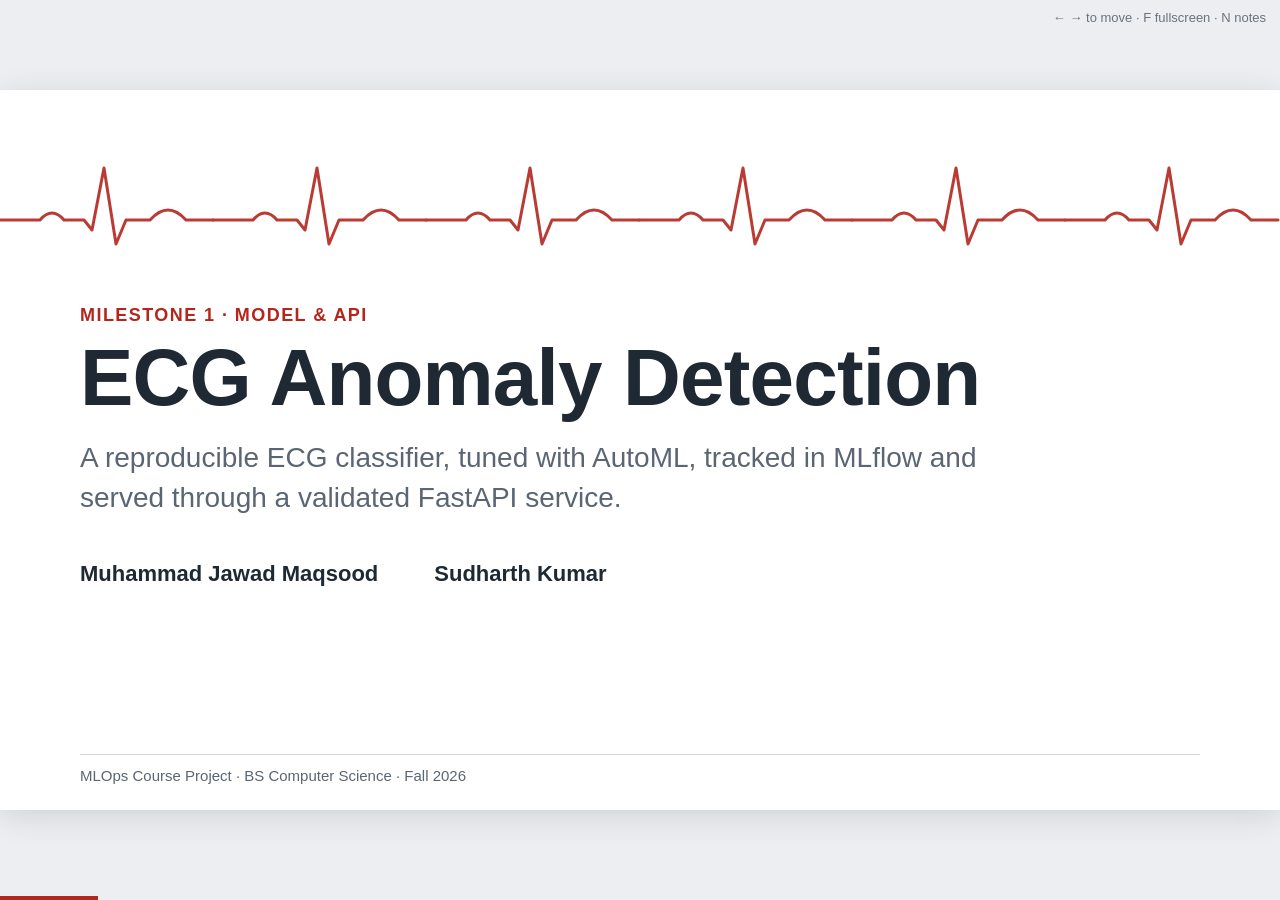
<file: docs/ECG_Anomaly_Detection_Milestone1.html>
<!doctype html>
<html lang="en">
<head>
<meta charset="utf-8">
<meta name="viewport" content="width=device-width, initial-scale=1">
<title>ECG Anomaly Detection - Milestone 1</title>
<style>
  :root {
    --bg: #eceef1;
    --slide: #ffffff;
    --ink: #1f2933;
    --muted: #5b6573;
    --line: #d5d9df;
    --soft: #f5f6f8;
    --accent: #b3261e;
    --accent-soft: #fbeceb;
    --good: #1e7a4c;
  }
  * { box-sizing: border-box; margin: 0; padding: 0; }
  html, body { height: 100%; background: var(--bg); overflow: hidden; }
  body {
    font-family: "Segoe UI", "Helvetica Neue", Arial, sans-serif;
    color: var(--ink);
    -webkit-font-smoothing: antialiased;
  }

  /* ---------- Stage: fixed 1280x720, scaled to fit ---------- */
  #stage {
    position: absolute; left: 50%; top: 50%;
    width: 1280px; height: 720px;
    transform-origin: center center;
  }
  .slide {
    position: absolute; inset: 0;
    background: var(--slide);
    padding: 64px 80px 72px;
    display: none; flex-direction: column;
    box-shadow: 0 6px 30px rgba(0,0,0,.12);
  }
  .slide.active { display: flex; }

  /* ---------- Type ---------- */
  .kicker { font-size: 18px; font-weight: 600; letter-spacing: .08em; text-transform: uppercase; color: var(--accent); margin-bottom: 10px; }
  h1 { font-size: 64px; line-height: 1.05; font-weight: 700; letter-spacing: -.01em; }
  h2 { font-size: 42px; line-height: 1.15; font-weight: 700; margin-bottom: 30px; }
  h3 { font-size: 24px; font-weight: 700; margin-bottom: 12px; }
  p, li { font-size: 24px; line-height: 1.45; }
  .lead { font-size: 28px; line-height: 1.4; color: var(--muted); max-width: 980px; }
  ul.points { list-style: none; display: grid; gap: 16px; }
  ul.points li { padding-left: 30px; position: relative; }
  ul.points li::before { content: ""; position: absolute; left: 4px; top: 14px; width: 10px; height: 10px; border-radius: 50%; background: var(--accent); }
  code, .mono { font-family: Consolas, "Cascadia Mono", Menlo, monospace; font-size: .9em; background: var(--soft); border: 1px solid var(--line); border-radius: 6px; padding: 1px 7px; }
  strong { font-weight: 700; }
  .accent { color: var(--accent); }

  /* ---------- Footer on each slide ---------- */
  .foot {
    position: absolute; left: 80px; right: 80px; bottom: 26px;
    display: flex; justify-content: space-between;
    font-size: 15px; color: var(--muted);
    border-top: 1px solid var(--line); padding-top: 12px;
  }

  /* ---------- Layout helpers ---------- */
  .cols { display: grid; grid-template-columns: 1fr 1fr; gap: 40px; flex: 1; }
  .cols-3 { display: grid; grid-template-columns: repeat(3, 1fr); gap: 28px; }
  .card { border: 1px solid var(--line); border-radius: 14px; padding: 26px 28px; background: #fff; }
  .card.hot { border: 2px solid var(--accent); background: var(--accent-soft); }
  .card p, .card li { font-size: 21px; }
  .stat { font-size: 52px; font-weight: 700; color: var(--accent); line-height: 1; margin-bottom: 8px; }
  .stat-label { font-size: 19px; color: var(--muted); line-height: 1.35; }

  /* ---------- Title slide ---------- */
  .title-slide { justify-content: center; }
  .title-slide h1 { font-size: 80px; margin-bottom: 18px; }
  .title-slide .lead { margin-bottom: 44px; }
  .ecg { position: absolute; left: 0; right: 0; top: 70px; height: 110px; opacity: .9; }
  .team { display: flex; gap: 56px; }
  .team div { font-size: 22px; }

  /* ---------- Pipeline diagram ---------- */
  .pipe { display: flex; align-items: center; gap: 0; margin: 10px 0 34px; }
  .node {
    flex: 1; min-height: 104px; border: 1.5px solid #9aa3ad; border-radius: 12px;
    display: flex; flex-direction: column; justify-content: center; align-items: center;
    text-align: center; padding: 10px 8px; background: #fff;
  }
  .node b { font-size: 20px; }
  .node small { font-size: 16px; color: var(--muted); margin-top: 4px; line-height: 1.3; }
  .node.hot { border: 2.5px solid var(--accent); background: var(--accent-soft); }
  .arrow { width: 34px; flex: 0 0 34px; height: 2px; background: #9aa3ad; position: relative; }
  .arrow::after { content: ""; position: absolute; right: -1px; top: -6px; border-left: 10px solid #9aa3ad; border-top: 7px solid transparent; border-bottom: 7px solid transparent; }
  .under { display: flex; gap: 34px; }
  .under .card { flex: 1; }

  /* ---------- Tables ---------- */
  table { width: 100%; border-collapse: collapse; }
  th, td { text-align: left; padding: 11px 14px; font-size: 20px; border-bottom: 1px solid var(--line); vertical-align: top; }
  th { font-size: 16px; text-transform: uppercase; letter-spacing: .06em; color: var(--muted); font-weight: 600; }
  td:last-child, th:last-child { white-space: nowrap; }
  .tag { font-family: Consolas, Menlo, monospace; font-size: 18px; color: var(--muted); font-weight: 400; margin-left: 14px; letter-spacing: 0; }

  /* ---------- Milestone task grid ---------- */
  .tasks { display: grid; grid-template-columns: 1fr 1fr; gap: 18px 28px; }
  .tasks .card { padding: 18px 24px; }
  .tasks h3 { font-size: 22px; margin-bottom: 6px; }
  .tasks h3 i { font-style: normal; color: var(--accent); margin-right: 10px; }
  .tasks p { font-size: 19px; line-height: 1.4; color: var(--muted); }
  .tasks .card.stretch { border-style: dashed; background: var(--soft); }

  /* ---------- Endpoints ---------- */
  .ep { display: grid; grid-template-columns: 210px 1fr; gap: 14px 22px; align-items: baseline; }
  .ep .verb { font-family: Consolas, Menlo, monospace; font-size: 21px; font-weight: 700; }
  .ep .verb em { font-style: normal; color: var(--accent); margin-right: 8px; font-size: 16px; }
  .ep p { font-size: 22px; }

  /* ---------- Stack grid ---------- */
  .stack { display: grid; grid-template-columns: repeat(4, 1fr); gap: 20px; }
  .stack .card { padding: 22px; }
  .stack h3 { font-size: 15px; text-transform: uppercase; letter-spacing: .07em; color: var(--muted); margin-bottom: 8px; font-weight: 600; }
  .stack p { font-size: 22px; font-weight: 600; line-height: 1.3; }

  /* ---------- Risks ---------- */
  .risk td:first-child { font-weight: 600; width: 44%; }
  .risk td:last-child { white-space: normal; color: var(--ink); }

  /* ---------- Speaker notes ---------- */
  .notes { display: none; }
  #notes-panel {
    position: fixed; left: 0; right: 0; bottom: 0; max-height: 34vh; overflow: auto;
    background: #111827; color: #e5e7eb; font-size: 17px; line-height: 1.5;
    padding: 14px 22px; display: none; z-index: 10;
  }
  #notes-panel.show { display: block; }

  /* ---------- Chrome ---------- */
  #progress { position: fixed; left: 0; bottom: 0; height: 4px; background: var(--accent); transition: width .2s; z-index: 5; }
  #hint { position: fixed; right: 14px; top: 10px; font-size: 13px; color: #6b7280; z-index: 5; transition: opacity .6s; }
  #hint.gone { opacity: 0; pointer-events: none; }

  /* ---------- Print: one slide per page ---------- */
  @media print {
    @page { size: 1280px 720px; margin: 0; }
    html, body { overflow: visible; background: #fff; height: auto; }
    #stage { position: static; transform: none !important; width: auto; height: auto; }
    .slide { display: flex !important; position: relative; width: 1280px; height: 720px; box-shadow: none; page-break-after: always; break-after: page; }
    #progress, #hint, #notes-panel { display: none !important; }
  }
</style>
</head>
<body>


<div id="stage">

  <!-- 1. Title -->
  <section class="slide title-slide">
    <svg class="ecg" viewBox="0 0 1280 110" preserveAspectRatio="none" aria-hidden="true">
      <defs>
        <path id="beat" d="M0 60 L40 60 Q52 46 64 60 L84 60 L92 70 L104 8 L116 84 L126 60 L150 60 Q168 40 186 60 L213 60" fill="none" stroke="#b3261e" stroke-width="3" stroke-linejoin="round" stroke-linecap="round"/>
      </defs>
      <use href="#beat" x="0"/><use href="#beat" x="213"/><use href="#beat" x="426"/>
      <use href="#beat" x="639"/><use href="#beat" x="852"/><use href="#beat" x="1065"/>
    </svg>
    <div class="kicker">Milestone 1 &middot; Model &amp; API</div>
    <h1>ECG Anomaly Detection</h1>
    <p class="lead">A reproducible ECG classifier, tuned with AutoML, tracked in MLflow and served through a validated FastAPI service.</p>
    <div class="team">
      <div><strong>Muhammad Jawad Maqsood</strong></div>
      <div><strong>Sudharth Kumar</strong></div>
    </div>
    <div class="foot"><span>MLOps Course Project &middot; BS Computer Science &middot; Fall 2026</span><span></span></div>
    <div class="notes">Milestone 1 delivers the model and the API. Everything runs locally from a clean clone. The one addition to the original proposal is the AutoML integration.</div>
  </section>

  <!-- 2. What we built -->
  <section class="slide">
    <div class="kicker">What we built</div>
    <h2>From raw ECGs to a served prediction</h2>
    <div class="pipe">
      <div class="node"><b>PTB-XL</b><small>21,388 ECGs, 12 leads</small></div>
      <div class="arrow"></div>
      <div class="node"><b>Validate + features</b><small>467 per ECG</small></div>
      <div class="arrow"></div>
      <div class="node hot"><b>FLAML AutoML</b><small>4 model families</small></div>
      <div class="arrow"></div>
      <div class="node"><b>MLflow</b><small>runs + registry</small></div>
      <div class="arrow"></div>
      <div class="node"><b>FastAPI</b><small>/predict /explain</small></div>
    </div>
    <div class="under">
      <div class="card"><h3>Task</h3><p>Classify a 12-lead ECG into <strong>NORM, MI, STTC, CD or HYP</strong>; the API also reports normal vs abnormal.</p></div>
      <div class="card hot"><h3>New: AutoML</h3><p>FLAML searches models and hyper-parameters for us, scored on macro-F1.</p></div>
      <div class="card"><h3>Reproducible</h3><p><code>make setup</code>, <code>python manage.py train</code>, <code>make test</code>.</p></div>
    </div>
    <div class="foot"><span>ECG Anomaly Detection</span><span class="num"></span></div>
    <div class="notes">Walk left to right. Highlight the AutoML box: it replaces hand-picking and hand-tuning three models.</div>
  </section>

  <!-- 3. Dataset -->
  <section class="slide">
    <div class="kicker">Dataset</div>
    <h2>PTB-XL: real clinical ECGs with expert labels</h2>
    <div class="cols-3" style="margin-bottom:34px">
      <div class="card"><div class="stat">21,388</div><div class="stat-label">labelled recordings used (NORM 9,246 &middot; MI 4,187 &middot; STTC 3,345 &middot; CD 3,322 &middot; HYP 1,288)</div></div>
      <div class="card"><div class="stat">12 leads</div><div class="stat-label">10 seconds each, 1,000 samples per lead at 100&nbsp;Hz</div></div>
      <div class="card"><div class="stat">5 classes</div><div class="stat-label">cardiologist-labelled diagnostic superclasses</div></div>
    </div>
    <ul class="points">
      <li>Label = the diagnostic superclass with the <strong>highest likelihood</strong> in the PTB-XL annotations.</li>
      <li>Split = the official PTB-XL folds: <strong>folds 1&ndash;9 train</strong>, <strong>fold 10 held-out test</strong> (2,158 ECGs), so no patient leaks across the split.</li>
    </ul>
    <div class="foot"><span>Source: PTB-XL, PhysioNet (Wagner et al., 2020)</span><span class="num"></span></div>
    <div class="notes">MI = myocardial infarction, STTC = ST/T change, CD = conduction disturbance, HYP = hypertrophy. Classes are unequal, so we score macro-F1 rather than accuracy alone.</div>
  </section>

  <!-- 4. Cleaning & validation -->
  <section class="slide">
    <div class="kicker">Data cleaning &amp; validation</div>
    <h2>Every record is checked before it reaches the model</h2>
    <div class="pipe" style="margin-bottom:22px">
      <div class="node"><b>21,799</b><small>PTB-XL records</small></div>
      <div class="arrow"></div>
      <div class="node"><b>&minus;411</b><small>no diagnostic label, dropped</small></div>
      <div class="arrow"></div>
      <div class="node hot"><b>Signal checks</b><small>0 invalid found</small></div>
      <div class="arrow"></div>
      <div class="node"><b>Band-pass filter</b><small>0.5&ndash;40&nbsp;Hz</small></div>
      <div class="arrow"></div>
      <div class="node"><b>21,388</b><small>clean ECGs used</small></div>
    </div>
    <table>
      <tr><th>Check</th><th>Rule</th><th>Why</th></tr>
      <tr><td>Shape</td><td>(time, 12), at least 100 samples</td><td>all 12 leads present</td></tr>
      <tr><td>Missing values</td><td>no NaN or infinite values</td><td>models cannot use them</td></tr>
      <tr><td>Invalid range</td><td>amplitude within &plusmn;50&nbsp;mV</td><td>catches sensor faults</td></tr>
      <tr><td>Labels</td><td>one of 5 diagnostic classes (highest likelihood)</td><td>no unlabelled training data</td></tr>
    </table>
    <p style="font-size:20px; color:var(--muted); margin-top:14px">Filtering removes baseline drift and high-frequency noise. The same <code>validate_signal()</code> guards the API (HTTP <code>400</code>), and a report is saved to <code>validation_report.json</code>.</p>
    <div class="foot"><span>prepare_data.py &middot; features.py &middot; 4 pytest cases cover the rejections</span><span class="num"></span></div>
    <div class="notes">Be precise: validation found no corrupt signals in PTB-XL, which is a well-curated dataset, so the only records dropped were the 411 without a diagnostic label. The checks still matter because the same function protects the API from bad uploads. The band-pass filter (0.5 to 40 Hz, zero-phase) removes baseline wander and noise before features are computed. We did not remove outliers or rebalance classes: class imbalance is handled by using macro-F1.</div>
  </section>

  <!-- 4b. Features -->
  <section class="slide">
    <div class="kicker">Feature extraction</div>
    <h2>467 features per ECG, up from 108</h2>
    <div class="cols-3">
      <div class="card"><h3>Per lead (12 leads)</h3><p>Percentiles, skew, kurtosis, slope, zero-crossings and 5 frequency-band powers.</p></div>
      <div class="card"><h3>Heartbeat</h3><p>Heart rate, RR variability and the median beat shape of every lead.</p></div>
      <div class="card"><h3>Between leads</h3><p>Correlations of lead II and V1 with the other leads.</p></div>
    </div>
    <div class="card hot" style="margin-top:30px"><p>Basic statistics cannot see heartbeat shape or heart rate. These richer features are what moved the score most.</p></div>
    <div class="foot"><span>ECG Anomaly Detection</span><span class="num"></span></div>
    <div class="notes">The first version used only 9 summary statistics per lead. The new features capture rhythm, morphology and frequency content, which are what cardiologists look at.</div>
  </section>

  <!-- 5. AutoML -->
  <section class="slide">
    <div class="kicker">AutoML integration</div>
    <h2>FLAML picks the model and tunes it for us</h2>
    <div class="cols">
      <div>
        <ul class="points">
          <li><strong>Search space</strong>: LightGBM, XGBoost, ExtraTrees, RandomForest.</li>
          <li><strong>Objective</strong>: macro-F1, 3-fold cross-validation on the training folds.</li>
          <li><strong>Budget</strong>: time-boxed, set by <code>AUTOML_TIME_BUDGET</code>.</li>
          <li>One <strong>child MLflow run per family</strong>, then the full search as the parent run.</li>
        </ul>
      </div>
      <div class="card">
        <h3>Trial comparison <span class="tag">held-out fold 10</span></h3>
        <table>
          <tr><th>Estimator</th><th>Macro-F1</th><th>Accuracy</th></tr>
          <tr><td><strong>lgbm</strong> (winner)</td><td><strong>0.627</strong></td><td>71.3%</td></tr>
          <tr><td>xgboost</td><td>0.613</td><td>70.3%</td></tr>
          <tr><td>extra_tree</td><td>0.572</td><td>68.8%</td></tr>
          <tr><td>rf</td><td>0.533</td><td>65.1%</td></tr>
        </table>
      </div>
    </div>
    <div class="foot"><span>Short per-family budgets shown; the full search scored 0.633 (next slide)</span><span class="num"></span></div>
    <div class="notes">The four child runs give the required 3+ MLflow runs and an honest comparison. The table uses a short per-family budget; the registered model came from a longer 240 second search.</div>
  </section>

  <!-- 6. Results -->
  <section class="slide">
    <div class="kicker">Results</div>
    <h2>Our baseline: 72% accuracy, 0.85 F1 normal vs abnormal</h2>
    <div class="cols-3" style="margin-bottom:30px">
      <div class="card"><div class="stat">72.4%</div><div class="stat-label">accuracy on 2,158 unseen ECGs</div></div>
      <div class="card"><div class="stat">0.633</div><div class="stat-label">macro-F1 across the 5 classes</div></div>
      <div class="card hot"><div class="stat">0.854</div><div class="stat-label">F1 for normal vs abnormal</div></div>
    </div>
    <table>
      <tr><th>Class</th><th>NORM</th><th>MI</th><th>STTC</th><th>CD</th><th>HYP</th></tr>
      <tr><td>F1 per class</td><td>0.84</td><td>0.64</td><td>0.66</td><td>0.63</td><td>0.41</td></tr>
    </table>
    <p style="font-size:21px; color:var(--muted); margin-top:16px">HYP is weakest: only 1,288 examples. This is the baseline Milestone 2 will try to beat.</p>
    <div class="foot"><span>Test = PTB-XL fold 10, never used for training or tuning</span><span class="num"></span></div>
    <div class="notes">Frame 72% as the baseline: it proves the full pipeline works end to end, and Milestone 2 will test CI by shipping improved models against it. Be upfront that HYP is the weak class.</div>
  </section>

  <!-- 7. MLflow & registry -->
  <section class="slide">
    <div class="kicker">Experiment tracking</div>
    <h2>Every run is logged; a worse model never goes live</h2>
    <div class="cols-3">
      <div class="card"><h3>Logged per run</h3><p>Estimator, config, time budget, data sizes, accuracy, macro-F1, F1 abnormal.</p></div>
      <div class="card"><h3>Registry</h3><p>Winner registered as <code>ecg_model_v1</code> with its class names; the API loads the latest version.</p></div>
      <div class="card hot"><h3>Only if better</h3><p>A retrained model is registered only if its macro-F1 is at least the best registered. We saw this gate reject a weaker run.</p></div>
    </div>
    <div class="foot"><span>ECG Anomaly Detection</span><span class="num"></span></div>
    <div class="notes">Show the MLflow UI: experiment ECG_AutoML_Phase1 with the parent run and four trial_* child runs.</div>
  </section>

  <!-- 8. API -->
  <section class="slide">
    <div class="kicker">Serving</div>
    <h2>A FastAPI service with validated inputs</h2>
    <div class="ep" style="margin-bottom:34px">
      <div class="verb"><em>POST</em>/predict</div><p>12-lead signal in &rarr; class, confidence, per-class probabilities and an explanation out.</p>
      <div class="verb"><em>POST</em>/explain</div><p>Per-lead importance by masking one lead at a time.</p>
      <div class="verb"><em>GET</em>/health</div><p>Liveness check.</p>
      <div class="verb"><em>GET</em>/docs</div><p>Auto-generated Swagger documentation.</p>
    </div>
    <p class="lead" style="font-size:23px">Pydantic and <code>validate_signal</code> reject wrong shape, too-short, non-finite or out-of-range input with a clear <code>400</code> before the model runs.</p>
    <div class="foot"><span>ECG Anomaly Detection</span><span class="num"></span></div>
    <div class="notes">Demo: send a valid signal, then a 6-lead signal to show the 400 error. If no model is registered, the API trains one on startup.</div>
  </section>

  <!-- 9. Milestone 1 checklist -->
  <section class="slide">
    <div class="kicker">Milestone 1 &middot; Delivered</div>
    <h2>Model &amp; API <span class="tag">v1.0-milestone1</span></h2>
    <div class="tasks">
      <div class="card"><h3><i>&#10003;</i>Repository setup</h3><p>LICENSE, Makefile with <code>setup</code> and <code>data</code>, pinned <code>requirements.txt</code>.</p></div>
      <div class="card"><h3><i>&#10003;</i>Data preparation</h3><p>Signal validation, 467 features, official stratified split.</p></div>
      <div class="card hot"><h3><i>&#10003;</i>Training + AutoML</h3><p><code>train.py</code>: FLAML search, 4 child runs + parent in MLflow, gated registration.</p></div>
      <div class="card"><h3><i>&#10003;</i>API</h3><p><code>/predict</code>, <code>/explain</code>, <code>/health</code> with input validation.</p></div>
      <div class="card"><h3><i>&#10003;</i>Tests</h3><p>13 pytest tests pass: features, validation, model loading, API endpoints.</p></div>
      <div class="card"><h3><i>&#10003;</i>Documentation</h3><p>README, CONTRIBUTION and AI_USAGE files.</p></div>
    </div>
    <div class="foot"><span>Feature branches, one peer approval per pull request to main</span><span class="num"></span></div>
    <div class="notes">Every item on the Milestone 1 plan is done. The only change from the proposal is AutoML instead of three hand-tuned models.</div>
  </section>

  <!-- 10. Tech stack -->
  <section class="slide">
    <div class="kicker">Tech stack</div>
    <h2>Only the tools each step needs</h2>
    <div class="stack">
      <div class="card"><h3>Language &amp; API</h3><p>Python 3.13<br>FastAPI, Pydantic</p></div>
      <div class="card"><h3>Features</h3><p>NumPy, SciPy<br>wfdb, pandas</p></div>
      <div class="card"><h3>AutoML</h3><p>FLAML<br>LightGBM, XGBoost</p></div>
      <div class="card"><h3>Tracking</h3><p>MLflow<br>(local, SQLite)</p></div>
      <div class="card"><h3>Testing</h3><p>pytest<br>ruff, black</p></div>
      <div class="card"><h3>Tooling</h3><p>Makefile<br>pre-commit</p></div>
    </div>
    <div class="foot"><span>ECG Anomaly Detection</span><span class="num"></span></div>
    <div class="notes">Docker, CI/CD and deployment are Milestone 2.</div>
  </section>

  <!-- 11. Next -->
  <section class="slide">
    <div class="kicker">Next &middot; Milestone 2</div>
    <h2>Docker, CI/CD &amp; Deployment <span class="tag">v2.0-milestone2</span></h2>
    <div class="tasks">
      <div class="card"><h3><i>1</i>Containerise</h3><p>Dockerfile with the model, code and a healthcheck.</p></div>
      <div class="card"><h3><i>2</i>CI pipeline</h3><p>ruff, pytest and Docker build on every push.</p></div>
      <div class="card hot"><h3><i>3</i>Deploy</h3><p>Container on AWS EC2 behind a public URL.</p></div>
      <div class="card"><h3><i>4</i>Monitoring</h3><p><code>/metrics</code> and structured request logs.</p></div>
      <div class="card"><h3><i>5</i>Runbook</h3><p>Redeploy and rollback steps, rehearsed.</p></div>
      <div class="card stretch"><h3><i>+</i>Beat the baseline</h3><p>Class weighting for HYP, longer AutoML budget, retrain in CI; deploy only if better than the baseline.</p></div>
    </div>
    <div class="foot"><span>ECG Anomaly Detection</span><span class="num"></span></div>
    <div class="notes">Milestone 2 turns the local API into a deployed, monitored service that can be updated and rolled back safely.</div>
  </section>

  <!-- 12. Close -->
  <section class="slide title-slide">
    <div class="kicker">Summary</div>
    <h1 style="font-size:60px">Data &rarr; AutoML &rarr; MLflow &rarr; API</h1>
    <p class="lead">72% accuracy on 5 ECG classes and 0.85 F1 for normal vs abnormal, reproducible from a clean clone and covered by 13 passing tests.</p>
    <p style="font-size:34px; font-weight:700; color:var(--accent)">Thank you &middot; Questions?</p>
    <div class="foot"><span>Muhammad Jawad Maqsood &middot; Sudharth Kumar</span><span class="num"></span></div>
    <div class="notes">Likely questions: why AutoML (less manual tuning, fair comparison), why macro-F1 (unequal classes), why is HYP weak (few examples).</div>
  </section>

</div>

</div>

<div id="progress"></div>
<div id="hint">&larr; &rarr; to move &middot; F fullscreen &middot; N notes</div>
<div id="notes-panel"></div>

<script>
  const slides = Array.from(document.querySelectorAll('.slide'));
  const stage = document.getElementById('stage');
  const progress = document.getElementById('progress');
  const notesPanel = document.getElementById('notes-panel');
  const hint = document.getElementById('hint');
  let current = 0;

  slides.forEach((s, i) => {
    const n = s.querySelector('.num');
    if (n) n.textContent = (i + 1) + ' / ' + slides.length;
  });

  function fit() {
    let scale = Math.min(window.innerWidth / 1280, window.innerHeight / 720);
    if (!(scale > 0)) scale = 1;  // window not laid out yet (e.g. opened in a background tab)
    stage.style.transform = 'translate(-50%, -50%) scale(' + scale + ')';
  }

  function show(i) {
    current = Math.max(0, Math.min(slides.length - 1, i));
    slides.forEach((s, k) => s.classList.toggle('active', k === current));
    progress.style.width = ((current + 1) / slides.length * 100) + '%';
    const note = slides[current].querySelector('.notes');
    notesPanel.textContent = note ? note.textContent : '';
    if (location.hash !== '#' + (current + 1)) history.replaceState(null, '', '#' + (current + 1));
  }

  document.addEventListener('keydown', e => {
    if (['ArrowRight', 'PageDown', ' ', 'Enter'].includes(e.key)) { e.preventDefault(); show(current + 1); }
    else if (['ArrowLeft', 'PageUp', 'Backspace'].includes(e.key)) { e.preventDefault(); show(current - 1); }
    else if (e.key === 'Home') show(0);
    else if (e.key === 'End') show(slides.length - 1);
    else if (e.key === 'f' || e.key === 'F') {
      if (!document.fullscreenElement) document.documentElement.requestFullscreen().catch(() => {});
      else document.exitFullscreen();
    }
    else if (e.key === 'n' || e.key === 'N') notesPanel.classList.toggle('show');
  });

  document.addEventListener('click', e => {
    if (e.target.closest('#notes-panel')) return;
    show(e.clientX > window.innerWidth / 3 ? current + 1 : current - 1);
  });

  setTimeout(() => hint.classList.add('gone'), 4000);

  window.addEventListener('resize', fit);
  document.addEventListener('visibilitychange', fit);
  window.addEventListener('load', fit);
  fit();
  const start = parseInt(location.hash.slice(1), 10);
  show(Number.isFinite(start) ? start - 1 : 0);
</script>
</body>
</html>
</file>
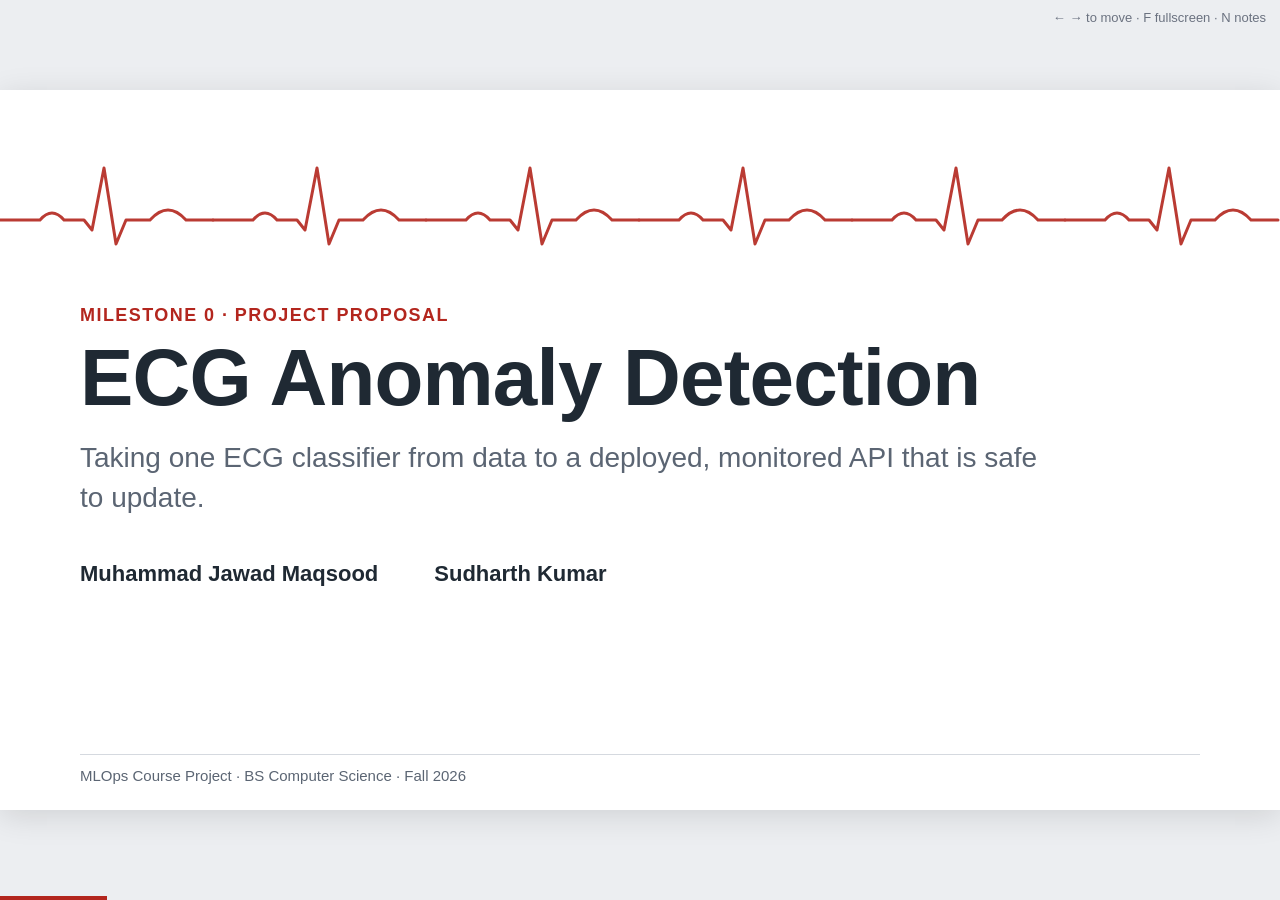
<file: docs/ECG_Anomaly_Detection_Presentation.html>
<!doctype html>
<html lang="en">
<head>
<meta charset="utf-8">
<meta name="viewport" content="width=device-width, initial-scale=1">
<title>ECG Anomaly Detection</title>
<style>
  :root {
    --bg: #eceef1;
    --slide: #ffffff;
    --ink: #1f2933;
    --muted: #5b6573;
    --line: #d5d9df;
    --soft: #f5f6f8;
    --accent: #b3261e;
    --accent-soft: #fbeceb;
    --good: #1e7a4c;
  }
  * { box-sizing: border-box; margin: 0; padding: 0; }
  html, body { height: 100%; background: var(--bg); overflow: hidden; }
  body {
    font-family: "Segoe UI", "Helvetica Neue", Arial, sans-serif;
    color: var(--ink);
    -webkit-font-smoothing: antialiased;
  }

  /* ---------- Stage: fixed 1280x720, scaled to fit ---------- */
  #stage {
    position: absolute; left: 50%; top: 50%;
    width: 1280px; height: 720px;
    transform-origin: center center;
  }
  .slide {
    position: absolute; inset: 0;
    background: var(--slide);
    padding: 64px 80px 72px;
    display: none; flex-direction: column;
    box-shadow: 0 6px 30px rgba(0,0,0,.12);
  }
  .slide.active { display: flex; }

  /* ---------- Type ---------- */
  .kicker { font-size: 18px; font-weight: 600; letter-spacing: .08em; text-transform: uppercase; color: var(--accent); margin-bottom: 10px; }
  h1 { font-size: 64px; line-height: 1.05; font-weight: 700; letter-spacing: -.01em; }
  h2 { font-size: 42px; line-height: 1.15; font-weight: 700; margin-bottom: 30px; }
  h3 { font-size: 24px; font-weight: 700; margin-bottom: 12px; }
  p, li { font-size: 24px; line-height: 1.45; }
  .lead { font-size: 28px; line-height: 1.4; color: var(--muted); max-width: 980px; }
  ul.points { list-style: none; display: grid; gap: 16px; }
  ul.points li { padding-left: 30px; position: relative; }
  ul.points li::before { content: ""; position: absolute; left: 4px; top: 14px; width: 10px; height: 10px; border-radius: 50%; background: var(--accent); }
  code, .mono { font-family: Consolas, "Cascadia Mono", Menlo, monospace; font-size: .9em; background: var(--soft); border: 1px solid var(--line); border-radius: 6px; padding: 1px 7px; }
  strong { font-weight: 700; }
  .accent { color: var(--accent); }

  /* ---------- Footer on each slide ---------- */
  .foot {
    position: absolute; left: 80px; right: 80px; bottom: 26px;
    display: flex; justify-content: space-between;
    font-size: 15px; color: var(--muted);
    border-top: 1px solid var(--line); padding-top: 12px;
  }

  /* ---------- Layout helpers ---------- */
  .cols { display: grid; grid-template-columns: 1fr 1fr; gap: 40px; flex: 1; }
  .cols-3 { display: grid; grid-template-columns: repeat(3, 1fr); gap: 28px; }
  .card { border: 1px solid var(--line); border-radius: 14px; padding: 26px 28px; background: #fff; }
  .card.hot { border: 2px solid var(--accent); background: var(--accent-soft); }
  .card p, .card li { font-size: 21px; }
  .stat { font-size: 52px; font-weight: 700; color: var(--accent); line-height: 1; margin-bottom: 8px; }
  .stat-label { font-size: 19px; color: var(--muted); line-height: 1.35; }

  /* ---------- Title slide ---------- */
  .title-slide { justify-content: center; }
  .title-slide h1 { font-size: 80px; margin-bottom: 18px; }
  .title-slide .lead { margin-bottom: 44px; }
  .ecg { position: absolute; left: 0; right: 0; top: 70px; height: 110px; opacity: .9; }
  .team { display: flex; gap: 56px; }
  .team div { font-size: 22px; }

  /* ---------- Pipeline diagram ---------- */
  .pipe { display: flex; align-items: center; gap: 0; margin: 10px 0 34px; }
  .node {
    flex: 1; min-height: 104px; border: 1.5px solid #9aa3ad; border-radius: 12px;
    display: flex; flex-direction: column; justify-content: center; align-items: center;
    text-align: center; padding: 10px 8px; background: #fff;
  }
  .node b { font-size: 20px; }
  .node small { font-size: 16px; color: var(--muted); margin-top: 4px; line-height: 1.3; }
  .node.hot { border: 2.5px solid var(--accent); background: var(--accent-soft); }
  .arrow { width: 34px; flex: 0 0 34px; height: 2px; background: #9aa3ad; position: relative; }
  .arrow::after { content: ""; position: absolute; right: -1px; top: -6px; border-left: 10px solid #9aa3ad; border-top: 7px solid transparent; border-bottom: 7px solid transparent; }
  .under { display: flex; gap: 34px; }
  .under .card { flex: 1; }

  /* ---------- Tables ---------- */
  table { width: 100%; border-collapse: collapse; }
  th, td { text-align: left; padding: 11px 14px; font-size: 20px; border-bottom: 1px solid var(--line); vertical-align: top; }
  th { font-size: 16px; text-transform: uppercase; letter-spacing: .06em; color: var(--muted); font-weight: 600; }
  td:last-child, th:last-child { white-space: nowrap; }
  .tag { font-family: Consolas, Menlo, monospace; font-size: 18px; color: var(--muted); font-weight: 400; margin-left: 14px; letter-spacing: 0; }

  /* ---------- Milestone task grid ---------- */
  .tasks { display: grid; grid-template-columns: 1fr 1fr; gap: 18px 28px; }
  .tasks .card { padding: 18px 24px; }
  .tasks h3 { font-size: 22px; margin-bottom: 6px; }
  .tasks h3 i { font-style: normal; color: var(--accent); margin-right: 10px; }
  .tasks p { font-size: 19px; line-height: 1.4; color: var(--muted); }
  .tasks .card.stretch { border-style: dashed; background: var(--soft); }

  /* ---------- Endpoints ---------- */
  .ep { display: grid; grid-template-columns: 210px 1fr; gap: 14px 22px; align-items: baseline; }
  .ep .verb { font-family: Consolas, Menlo, monospace; font-size: 21px; font-weight: 700; }
  .ep .verb em { font-style: normal; color: var(--accent); margin-right: 8px; font-size: 16px; }
  .ep p { font-size: 22px; }

  /* ---------- Stack grid ---------- */
  .stack { display: grid; grid-template-columns: repeat(4, 1fr); gap: 20px; }
  .stack .card { padding: 22px; }
  .stack h3 { font-size: 15px; text-transform: uppercase; letter-spacing: .07em; color: var(--muted); margin-bottom: 8px; font-weight: 600; }
  .stack p { font-size: 22px; font-weight: 600; line-height: 1.3; }

  /* ---------- Risks ---------- */
  .risk td:first-child { font-weight: 600; width: 44%; }
  .risk td:last-child { white-space: normal; color: var(--ink); }

  /* ---------- Speaker notes ---------- */
  .notes { display: none; }
  #notes-panel {
    position: fixed; left: 0; right: 0; bottom: 0; max-height: 34vh; overflow: auto;
    background: #111827; color: #e5e7eb; font-size: 17px; line-height: 1.5;
    padding: 14px 22px; display: none; z-index: 10;
  }
  #notes-panel.show { display: block; }

  /* ---------- Chrome ---------- */
  #progress { position: fixed; left: 0; bottom: 0; height: 4px; background: var(--accent); transition: width .2s; z-index: 5; }
  #hint { position: fixed; right: 14px; top: 10px; font-size: 13px; color: #6b7280; z-index: 5; transition: opacity .6s; }
  #hint.gone { opacity: 0; pointer-events: none; }

  /* ---------- Print: one slide per page ---------- */
  @media print {
    @page { size: 1280px 720px; margin: 0; }
    html, body { overflow: visible; background: #fff; height: auto; }
    #stage { position: static; transform: none !important; width: auto; height: auto; }
    .slide { display: flex !important; position: relative; width: 1280px; height: 720px; box-shadow: none; page-break-after: always; break-after: page; }
    #progress, #hint, #notes-panel { display: none !important; }
  }
</style>
</head>
<body>

<div id="stage">

  <!-- 1. Title -->
  <section class="slide title-slide">
    <svg class="ecg" viewBox="0 0 1280 110" preserveAspectRatio="none" aria-hidden="true">
      <defs>
        <path id="beat" d="M0 60 L40 60 Q52 46 64 60 L84 60 L92 70 L104 8 L116 84 L126 60 L150 60 Q168 40 186 60 L213 60" fill="none" stroke="#b3261e" stroke-width="3" stroke-linejoin="round" stroke-linecap="round"/>
      </defs>
      <use href="#beat" x="0"/><use href="#beat" x="213"/><use href="#beat" x="426"/>
      <use href="#beat" x="639"/><use href="#beat" x="852"/><use href="#beat" x="1065"/>
    </svg>
    <div class="kicker">Milestone 0 &middot; Project Proposal</div>
    <h1>ECG Anomaly Detection</h1>
    <p class="lead">Taking one ECG classifier from data to a deployed, monitored API that is safe to update.</p>
    <div class="team">
      <div><strong>Muhammad Jawad Maqsood</strong></div>
      <div><strong>Sudharth Kumar</strong></div>
    </div>
    <div class="foot"><span>MLOps Course Project &middot; BS Computer Science &middot; Fall 2026</span><span></span></div>
    <div class="notes">Introduce the team and the one-line idea: we flag abnormal ECGs, and the focus is the full MLOps loop around the model, not the model itself.</div>
  </section>

  <!-- 2. Problem -->
  <section class="slide">
    <div class="kicker">Problem</div>
    <h2>Abnormal ECGs wait in the same queue as normal ones</h2>
    <div class="cols">
      <ul class="points">
        <li>The ECG is the most common first test for heart disease.</li>
        <li>Reading it needs trained staff, so recordings queue up.</li>
        <li>An automatic <strong>normal / abnormal</strong> flag helps decide what a doctor reviews first.</li>
      </ul>
      <div class="card hot">
        <h3>The MLOps problem</h3>
        <p>A model in a notebook helps no one. It must be <strong>reproducible, served, packaged, deployed and monitored</strong>, and easy to update or roll back.</p>
      </div>
    </div>
    <div class="foot"><span>ECG Anomaly Detection</span><span class="num"></span></div>
    <div class="notes">Keep this short. The clinical motivation is triage; the course motivation is that a notebook model is not a usable system.</div>
  </section>

  <!-- 3. Solution / pipeline -->
  <section class="slide">
    <div class="kicker">Proposed solution</div>
    <h2>One simple classifier through the full loop</h2>
    <div class="pipe">
      <div class="node"><b>PTB-XL CSVs</b><small>signal + labels</small></div>
      <div class="arrow"></div>
      <div class="node"><b>prepare_data.py</b><small>validate, features, split</small></div>
      <div class="arrow"></div>
      <div class="node"><b>train.py</b><small>3+ models, MLflow</small></div>
      <div class="arrow"></div>
      <div class="node"><b>Model file</b><small>versioned .joblib</small></div>
      <div class="arrow"></div>
      <div class="node hot"><b>FastAPI</b><small>in Docker</small></div>
      <div class="arrow"></div>
      <div class="node"><b>AWS EC2</b><small>public URL</small></div>
    </div>
    <div class="under">
      <div class="card"><h3>Task</h3><p>Binary: is a 12-lead ECG <strong>normal</strong> or <strong>abnormal</strong>?</p></div>
      <div class="card"><h3>Behind it</h3><p>GitHub Actions lints, tests and builds the image on every push.</p></div>
      <div class="card"><h3>Around it</h3><p><code>/health</code> and <code>/metrics</code> for monitoring; rollback by image tag.</p></div>
    </div>
    <div class="foot"><span>ECG Anomaly Detection</span><span class="num"></span></div>
    <div class="notes">Walk the arrow left to right. Emphasise that the API in Docker is the centre of the project and everything else feeds or protects it.</div>
  </section>

  <!-- 4. Dataset -->
  <section class="slide">
    <div class="kicker">Dataset</div>
    <h2>PTB-XL Reformatted: real clinical ECGs with expert labels</h2>
    <div class="cols-3" style="margin-bottom:34px">
      <div class="card"><div class="stat">~21,800</div><div class="stat-label">ECG recordings in PTB-XL, de-identified and public</div></div>
      <div class="card"><div class="stat">12 leads</div><div class="stat-label">10 seconds each, about 1,000 samples per lead at 100&nbsp;Hz</div></div>
      <div class="card"><div class="stat">5 classes</div><div class="stat-label">labelled by cardiologists, grouped into normal vs abnormal</div></div>
    </div>
    <ul class="points">
      <li>Two files: <code>train_signal.csv</code> (one row per time step) and <code>train_meta.csv</code> (labels), joined on <code>ecg_id</code>.</li>
      <li>Target: <strong>0 = normal</strong> (NORM), <strong>1 = abnormal</strong> (MI, STTC, CD or HYP).</li>
      <li>Only a small sample is committed; the full data is downloaded by <code>make data</code>.</li>
    </ul>
    <div class="foot"><span>Source: PTB-XL, PhysioNet (Wagner et al., 2020)</span><span class="num"></span></div>
    <div class="notes">MI = myocardial infarction, STTC = ST/T change, CD = conduction disturbance, HYP = hypertrophy. We collapse them into one "abnormal" class to keep the task simple.</div>
  </section>

  <!-- 5. Model & metric -->
  <section class="slide">
    <div class="kicker">Model &amp; evaluation</div>
    <h2>Simple features, three model families, one metric</h2>
    <div class="cols">
      <div>
        <h3>Pipeline</h3>
        <ul class="points">
          <li><strong>Validate</strong>: missing values, 12 leads, length, amplitude range.</li>
          <li><strong>Features</strong>: 9 statistics per lead = 108 features.</li>
          <li><strong>Split</strong>: fixed, stratified 80/20 train/test.</li>
          <li><strong>Models</strong>: logistic regression, random forest, gradient boosting (scikit-learn).</li>
        </ul>
      </div>
      <div style="display:grid; gap:22px; align-content:start">
        <div class="card hot">
          <h3>Metric: F1 of the abnormal class</h3>
          <p>Balances missed abnormal ECGs against false alarms. Accuracy alone would hide errors when classes are unequal.</p>
        </div>
        <div class="card">
          <h3>MLflow</h3>
          <p>Every run logs parameters, F1 and the model. At least 3 runs; the best one is justified in the README.</p>
        </div>
      </div>
    </div>
    <div class="foot"><span>ECG Anomaly Detection</span><span class="num"></span></div>
    <div class="notes">Tuning uses 5-fold cross-validation on the training set only; the test set is scored once.</div>
  </section>

  <!-- 6. API -->
  <section class="slide">
    <div class="kicker">Serving</div>
    <h2>A FastAPI service with validated inputs</h2>
    <div class="ep" style="margin-bottom:34px">
      <div class="verb"><em>POST</em>/predict</div><p>12-lead signal in &rarr; label, probability and model version out.</p>
      <div class="verb"><em>POST</em>/explain</div><p>Prediction plus which leads drove it (masking one lead at a time).</p>
      <div class="verb"><em>GET</em>/health</div><p>Liveness check, also used by the Docker healthcheck.</p>
      <div class="verb"><em>GET</em>/metrics</div><p>Request count and average latency for monitoring.</p>
      <div class="verb"><em>GET</em>/docs</div><p>Auto-generated API documentation.</p>
    </div>
    <p class="lead" style="font-size:23px">Pydantic rejects bad input (wrong shape, missing leads) with a clear error before the model runs.</p>
    <div class="foot"><span>ECG Anomaly Detection</span><span class="num"></span></div>
    <div class="notes">/explain is required for the final demo. It needs no extra library: we blank out each lead and measure how much the probability changes.</div>
  </section>

  <!-- 7. Deployment & safe updates -->
  <section class="slide">
    <div class="kicker">Deployment &amp; updates</div>
    <h2>Deploy with one command, update safely, roll back fast</h2>
    <div class="cols-3">
      <div class="card"><h3>Package</h3><p>Dockerfile with the model, code and a healthcheck on <code>/health</code>. Runs with one documented command.</p></div>
      <div class="card"><h3>Automate</h3><p>GitHub Actions: ruff lint, pytest, Docker build on every push. Images tagged by commit and pushed to GHCR.</p></div>
      <div class="card"><h3>Deploy</h3><p>One AWS EC2 instance runs the container behind a public URL.</p></div>
      <div class="card hot"><h3>Only if better</h3><p>Models saved as <code>ecg_model_vN</code>. A retrained model replaces the live one only if its F1 is at least as good.</p></div>
      <div class="card"><h3>Roll back</h3><p>Run the previous image tag. Steps written and rehearsed in <code>RUNBOOK.md</code>.</p></div>
      <div class="card"><h3>Monitor</h3><p>Request count and average latency from <code>/metrics</code> and structured logs.</p></div>
    </div>
    <div class="foot"><span>ECG Anomaly Detection</span><span class="num"></span></div>
    <div class="notes">This is where the continuous-improvement idea lives: every change is tested, every model is versioned, and a worse model never replaces a better one.</div>
  </section>

  <!-- 8. Milestone 1 -->
  <section class="slide">
    <div class="kicker">Plan &middot; Milestone 1</div>
    <h2>Model &amp; API <span class="tag">v1.0-milestone1</span></h2>
    <div class="tasks">
      <div class="card"><h3><i>1</i>Repository setup</h3><p>GitHub repo, LICENSE, <code>make setup</code> and a <code>make data</code> download script.</p></div>
      <div class="card"><h3><i>2</i>Data preparation</h3><p><code>prepare_data.py</code>: validate signals, build 108 features, stratified split.</p></div>
      <div class="card"><h3><i>3</i>Training</h3><p><code>train.py</code>: 3+ model runs logged in MLflow; best model saved as a versioned file.</p></div>
      <div class="card hot"><h3><i>4</i>API</h3><p><code>app.py</code>: <code>/predict</code>, <code>/explain</code> and <code>/health</code> with Pydantic input validation.</p></div>
      <div class="card"><h3><i>5</i>Tests</h3><p>pytest for data checks, model loading and the API endpoints.</p></div>
      <div class="card"><h3><i>6</i>Documentation</h3><p>README, CONTRIBUTION and AI_USAGE files.</p></div>
    </div>
    <div class="foot"><span>Feature branches, one peer approval per pull request to main</span><span class="num"></span></div>
    <div class="notes">Milestone 1 ends with a model that runs locally behind an API, fully reproducible from a clean clone. Mention the branching rule (feat/, fix/, infra/) and that commits will be spread across the semester.</div>
  </section>

  <!-- 9. Milestone 2 -->
  <section class="slide">
    <div class="kicker">Plan &middot; Milestone 2</div>
    <h2>Docker, CI/CD &amp; Deployment <span class="tag">v2.0-milestone2</span></h2>
    <div class="tasks">
      <div class="card"><h3><i>1</i>Containerise</h3><p>Dockerfile with the model, code and a healthcheck on <code>/health</code>.</p></div>
      <div class="card"><h3><i>2</i>CI pipeline</h3><p><code>ci.yml</code>: ruff lint, pytest and Docker build; images tagged by commit, pushed to GHCR.</p></div>
      <div class="card hot"><h3><i>3</i>Deploy</h3><p>Container on AWS EC2 behind a public URL, with cURL examples.</p></div>
      <div class="card"><h3><i>4</i>Monitoring</h3><p><code>/metrics</code> (request count, latency) and structured request logs.</p></div>
      <div class="card"><h3><i>5</i>Runbook</h3><p><code>RUNBOOK.md</code>: redeploy and rollback steps, rehearsed.</p></div>
      <div class="card stretch"><h3><i>+</i>Stretch goal</h3><p>Retrain workflow in CI; promote a new model only if its F1 is at least as good.</p></div>
    </div>
    <div class="foot"><span>ECG Anomaly Detection</span><span class="num"></span></div>
    <div class="notes">Milestone 2 turns the local API into a deployed, monitored service that can be updated and rolled back safely. The stretch goal is automated retraining.</div>
  </section>

  <!-- 10. Tech stack -->
  <section class="slide">
    <div class="kicker">Tech stack</div>
    <h2>Only the tools each step needs</h2>
    <div class="stack">
      <div class="card"><h3>Language &amp; API</h3><p>Python 3.11<br>FastAPI, Pydantic</p></div>
      <div class="card"><h3>Model</h3><p>scikit-learn<br>pandas, joblib</p></div>
      <div class="card"><h3>Tracking</h3><p>MLflow<br>(local)</p></div>
      <div class="card"><h3>Testing</h3><p>pytest<br>ruff</p></div>
      <div class="card"><h3>Container</h3><p>Docker<br>GHCR</p></div>
      <div class="card"><h3>CI</h3><p>GitHub Actions</p></div>
      <div class="card"><h3>Deployment</h3><p>AWS EC2<br>(one instance)</p></div>
      <div class="card"><h3>Monitoring</h3><p>/health, /metrics<br>structured logs</p></div>
    </div>
    <div class="foot"><span>ECG Anomaly Detection</span><span class="num"></span></div>
    <div class="notes">This matches the required course stack. A Makefile ties it together: make setup, data, train, test, run.</div>
  </section>

  <!-- 11. Risks -->
  <section class="slide">
    <div class="kicker">Risks</div>
    <h2>Risks and mitigations</h2>
    <table class="risk">
      <tr><th>Risk</th><th>Mitigation</th></tr>
      <tr><td>Unequal class sizes make accuracy misleading</td><td>F1 of the abnormal class; stratified split; class weights</td></tr>
      <tr><td>Signal CSV is large and slow to load</td><td>Read in chunks; cache features; small sample for tests and CI</td></tr>
      <tr><td>Works locally, fails from a clean clone</td><td>Pinned requirements, Makefile, CI runs every step from scratch</td></tr>
      <tr><td>A deployment breaks the live service</td><td>Images tagged by commit; tested rollback in RUNBOOK.md</td></tr>
      <tr><td>Cloud cost and free-tier limits</td><td>Smallest instance</td></tr>
    </table>
    <div class="foot"><span>ECG Anomaly Detection</span><span class="num"></span></div>
    <div class="notes">Pick one or two risks to talk about if time is short: class balance and rollback are the strongest.</div>
  </section>

  <!-- 12. Close -->
  <section class="slide title-slide">
    <div class="kicker">Summary</div>
    <h1 style="font-size:60px">Data &rarr; model &rarr; API &rarr; deployment &rarr; monitoring</h1>
    <p class="lead">A simple ECG classifier, fully reproducible, safely updated and always one command away from a rollback.</p>
    <p style="font-size:34px; font-weight:700; color:var(--accent)">Thank you &middot; Questions?</p>
    <div class="foot"><span>Muhammad Jawad Maqsood &middot; Sudharth Kumar</span><span class="num"></span></div>
    <div class="notes">Invite questions. Likely ones: why binary instead of 5 classes (simpler, clearer metric), why EC2 (control, free tier), why F1 (class balance).</div>
  </section>

</div>

<div id="progress"></div>
<div id="hint">&larr; &rarr; to move &middot; F fullscreen &middot; N notes</div>
<div id="notes-panel"></div>

<script>
  const slides = Array.from(document.querySelectorAll('.slide'));
  const stage = document.getElementById('stage');
  const progress = document.getElementById('progress');
  const notesPanel = document.getElementById('notes-panel');
  const hint = document.getElementById('hint');
  let current = 0;

  slides.forEach((s, i) => {
    const n = s.querySelector('.num');
    if (n) n.textContent = (i + 1) + ' / ' + slides.length;
  });

  function fit() {
    let scale = Math.min(window.innerWidth / 1280, window.innerHeight / 720);
    if (!(scale > 0)) scale = 1;  // window not laid out yet (e.g. opened in a background tab)
    stage.style.transform = 'translate(-50%, -50%) scale(' + scale + ')';
  }

  function show(i) {
    current = Math.max(0, Math.min(slides.length - 1, i));
    slides.forEach((s, k) => s.classList.toggle('active', k === current));
    progress.style.width = ((current + 1) / slides.length * 100) + '%';
    const note = slides[current].querySelector('.notes');
    notesPanel.textContent = note ? note.textContent : '';
    if (location.hash !== '#' + (current + 1)) history.replaceState(null, '', '#' + (current + 1));
  }

  document.addEventListener('keydown', e => {
    if (['ArrowRight', 'PageDown', ' ', 'Enter'].includes(e.key)) { e.preventDefault(); show(current + 1); }
    else if (['ArrowLeft', 'PageUp', 'Backspace'].includes(e.key)) { e.preventDefault(); show(current - 1); }
    else if (e.key === 'Home') show(0);
    else if (e.key === 'End') show(slides.length - 1);
    else if (e.key === 'f' || e.key === 'F') {
      if (!document.fullscreenElement) document.documentElement.requestFullscreen().catch(() => {});
      else document.exitFullscreen();
    }
    else if (e.key === 'n' || e.key === 'N') notesPanel.classList.toggle('show');
  });

  document.addEventListener('click', e => {
    if (e.target.closest('#notes-panel')) return;
    show(e.clientX > window.innerWidth / 3 ? current + 1 : current - 1);
  });

  setTimeout(() => hint.classList.add('gone'), 4000);

  window.addEventListener('resize', fit);
  document.addEventListener('visibilitychange', fit);
  window.addEventListener('load', fit);
  fit();
  const start = parseInt(location.hash.slice(1), 10);
  show(Number.isFinite(start) ? start - 1 : 0);
</script>
</body>
</html>
</file>
